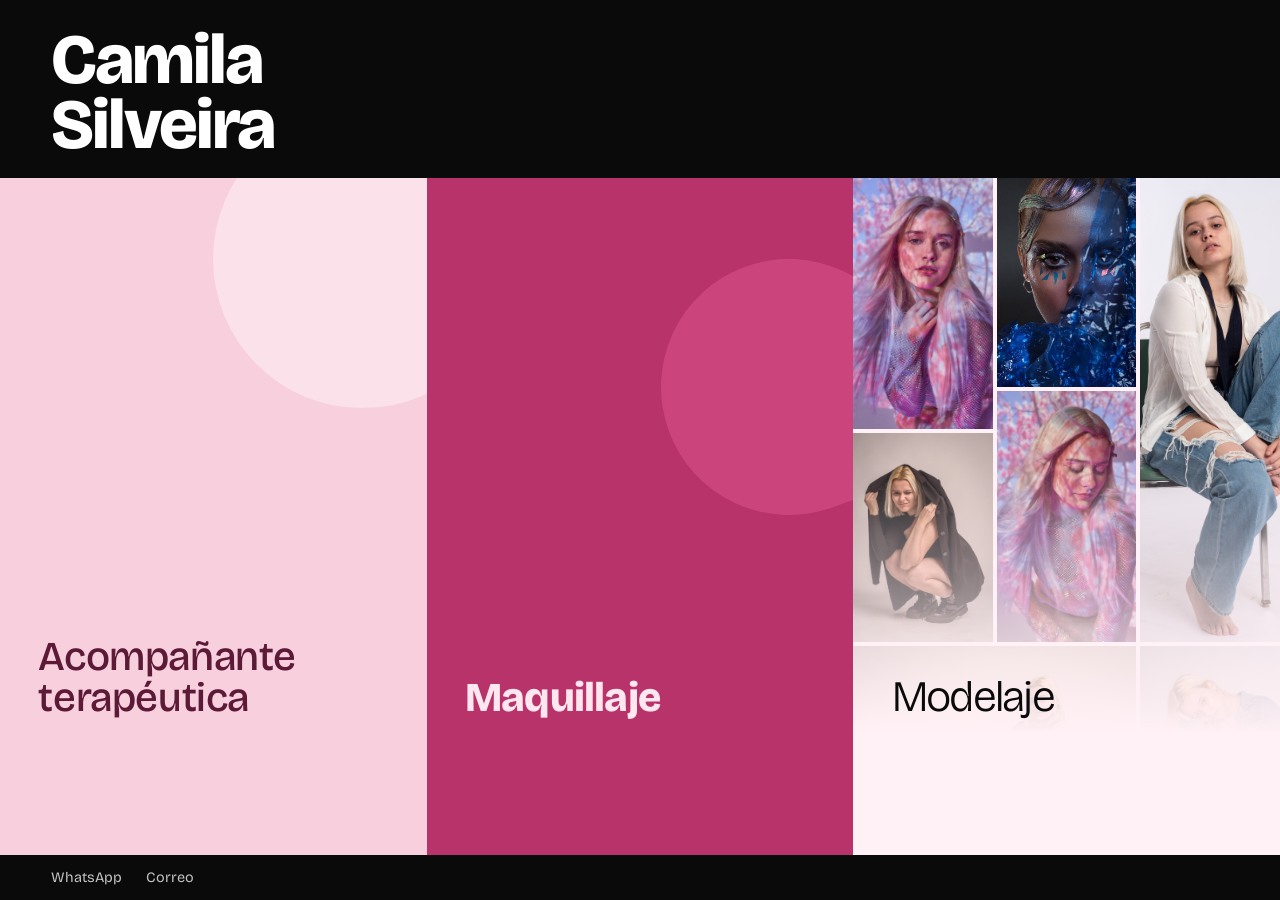
<file: index.html>
<!doctype html>
<html lang="es">
<head>
<meta charset="utf-8">
<meta name="viewport" content="width=device-width,initial-scale=1">
<title>Camila Silveira</title>
<meta name="description" content="Camila Silveira: acompañante terapéutica, maquilladora y modelo.">
<link rel="preconnect" href="https://fonts.googleapis.com">
<link rel="preconnect" href="https://fonts.gstatic.com" crossorigin>
<link href="https://fonts.googleapis.com/css2?family=Bricolage+Grotesque:opsz,wght@12..96,300;12..96,500;12..96,800&display=swap" rel="stylesheet">
<link rel="stylesheet" href="css/base.css">
<link rel="stylesheet" href="css/home.css">
</head>
<body>
<header class="brand">
  <h1>Camila<br>Silveira</h1>
</header>

<main class="doors">
  <a class="door door-at" href="acompanante.html">
    <span class="door-title">Acompañante<br>terapéutica</span>
    <span class="door-text">Compañía y apoyo cotidiano, con calma y respeto por tus tiempos.</span>
    <span class="door-go">Ver servicio</span>
  </a>
  <a class="door door-mk" href="maquillaje.html">
    <span class="door-title">Maquillaje</span>
    <span class="door-text">Social, novias, fiestas y producciones. Piel cuidada, color con intención.</span>
    <span class="door-go">Ver servicio</span>
  </a>
  <a class="door door-md" href="modelaje.html">
    <span class="collage" aria-hidden="true">
      <img class="ta" src="img/modelaje/08_92694e45c3197557ca3d83281ec5ad94.jpg" alt="" loading="lazy">
      <img class="tb" src="img/modelaje/10_45dd4b61622e87f3204dc0e97ff6542f.jpg" alt="" loading="lazy">
      <img class="tc" src="img/modelaje/16_cd06265e812bceb4cd2a8b3a6acb918b.jpg" alt="" loading="lazy">
      <img class="td" src="img/modelaje/09_654941c510d98fef599d998fb5e09b69.jpg" alt="" loading="lazy">
      <img class="te" src="img/modelaje/12_5bb8e48a507ca3d550221a74ba123f12.jpg" alt="" loading="lazy">
      <img class="tf" src="img/modelaje/14_d0b9ba54dd71ef19816c2e8c0c838d99.jpg" alt="" loading="lazy">
      <img class="tg" src="img/modelaje/17_e5ee68699199a71741dd245f07d1840b.jpg" alt="" loading="lazy">
    </span>
    <span class="door-title">Modelaje</span>
    <span class="door-text">Fotografía, desfiles y campañas. Book y medidas disponibles.</span>
    <span class="door-go">Ver servicio</span>
  </a>
</main>

<footer class="foot">
  <a href="https://wa.me/59892137355">WhatsApp</a>
  <a href="mailto:silveiratemy@gmail.com">Correo</a>
</footer>
</body>
</html>
</file>
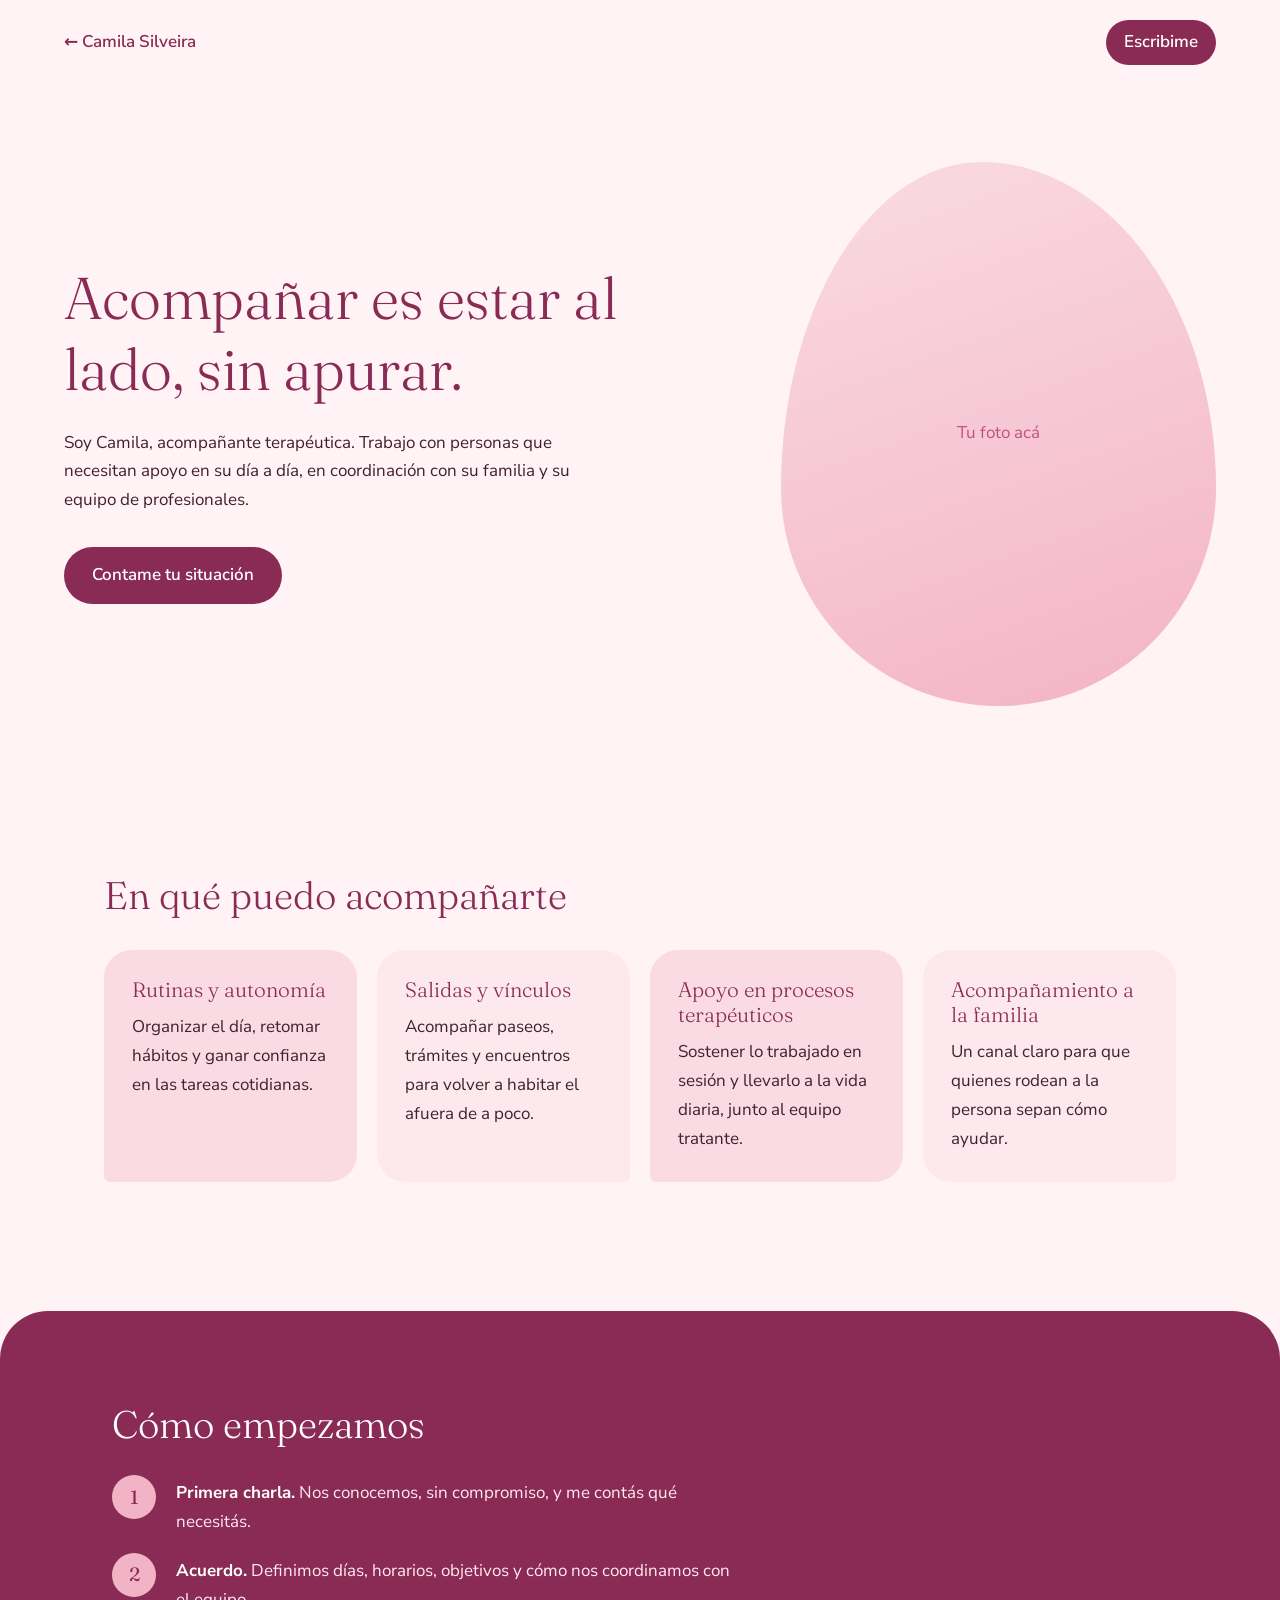
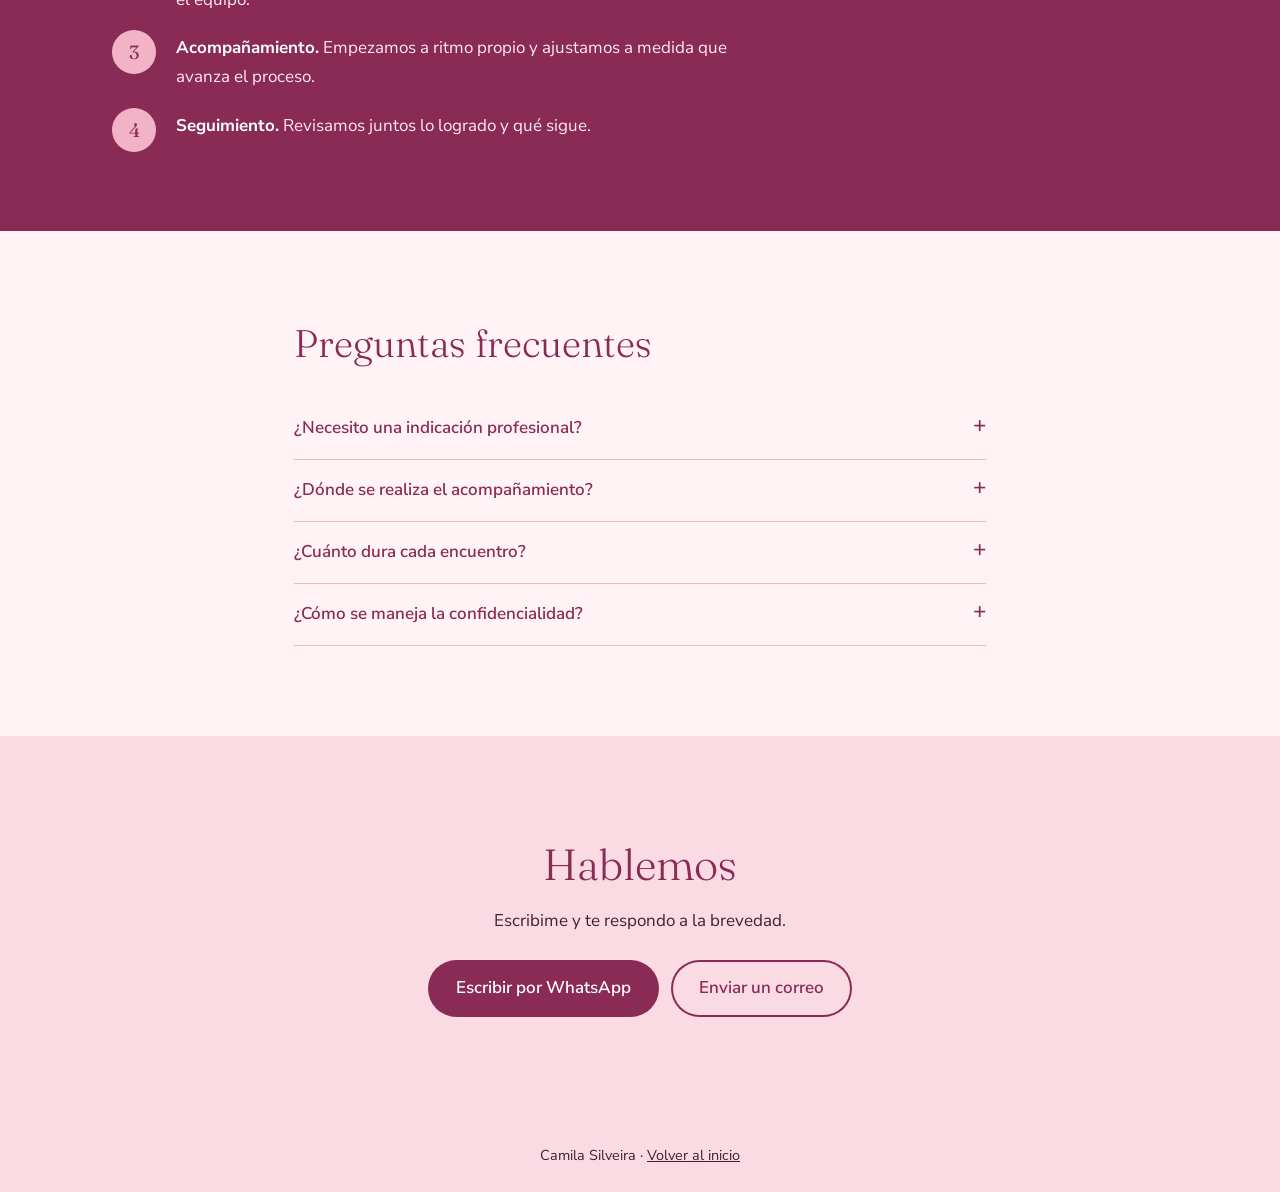
<file: acompanante.html>
<!doctype html>
<html lang="es">
<head>
<meta charset="utf-8">
<meta name="viewport" content="width=device-width,initial-scale=1">
<title>Acompañante terapéutica | Camila Silveira</title>
<meta name="description" content="Acompañamiento terapéutico con calma, escucha y trabajo en equipo con familia y profesionales.">
<link rel="preconnect" href="https://fonts.googleapis.com">
<link rel="preconnect" href="https://fonts.gstatic.com" crossorigin>
<link href="https://fonts.googleapis.com/css2?family=Fraunces:opsz,wght@9..144,300;9..144,500&family=Nunito+Sans:wght@400;600&display=swap" rel="stylesheet">
<link rel="stylesheet" href="css/base.css">
<link rel="stylesheet" href="css/acompanante.css">
</head>
<body>
<nav class="top"><a href="index.html">← Camila Silveira</a><a class="pill" href="#contacto">Escribime</a></nav>

<header class="hero">
  <div class="hero-text">
    <h1>Acompañar es estar al lado, sin apurar.</h1>
    <p>Soy Camila, acompañante terapéutica. Trabajo con personas que necesitan apoyo en su día a día, en coordinación con su familia y su equipo de profesionales.</p>
    <a class="btn" href="#contacto">Contame tu situación</a>
  </div>
  <div class="hero-shape" role="img" aria-label="Espacio para foto de Camila">
    <span>Tu foto acá</span>
  </div>
</header>

<section class="block">
  <h2>En qué puedo acompañarte</h2>
  <ul class="cards">
    <li><h3>Rutinas y autonomía</h3><p>Organizar el día, retomar hábitos y ganar confianza en las tareas cotidianas.</p></li>
    <li><h3>Salidas y vínculos</h3><p>Acompañar paseos, trámites y encuentros para volver a habitar el afuera de a poco.</p></li>
    <li><h3>Apoyo en procesos terapéuticos</h3><p>Sostener lo trabajado en sesión y llevarlo a la vida diaria, junto al equipo tratante.</p></li>
    <li><h3>Acompañamiento a la familia</h3><p>Un canal claro para que quienes rodean a la persona sepan cómo ayudar.</p></li>
  </ul>
</section>

<section class="block steps-block">
  <h2>Cómo empezamos</h2>
  <ol class="steps">
    <li><strong>Primera charla.</strong> Nos conocemos, sin compromiso, y me contás qué necesitás.</li>
    <li><strong>Acuerdo.</strong> Definimos días, horarios, objetivos y cómo nos coordinamos con el equipo.</li>
    <li><strong>Acompañamiento.</strong> Empezamos a ritmo propio y ajustamos a medida que avanza el proceso.</li>
    <li><strong>Seguimiento.</strong> Revisamos juntos lo logrado y qué sigue.</li>
  </ol>
</section>

<section class="block faq">
  <h2>Preguntas frecuentes</h2>
  <details><summary>¿Necesito una indicación profesional?</summary><p>Lo ideal es trabajar con la recomendación de un profesional tratante. Si todavía no lo tenés, lo charlamos.</p></details>
  <details><summary>¿Dónde se realiza el acompañamiento?</summary><p>En el domicilio, en la calle o donde se acuerde según los objetivos.</p></details>
  <details><summary>¿Cuánto dura cada encuentro?</summary><p>Se define juntos. Hay encuentros de pocas horas o jornadas más largas.</p></details>
  <details><summary>¿Cómo se maneja la confidencialidad?</summary><p>Todo lo que compartimos es confidencial y solo se comunica con las personas que acordemos.</p></details>
</section>

<section class="contact" id="contacto">
  <h2>Hablemos</h2>
  <p>Escribime y te respondo a la brevedad.</p>
  <div class="contact-links">
    <a class="btn" href="https://wa.me/59892137355">Escribir por WhatsApp</a>
    <a class="btn ghost" href="mailto:silveiratemy@gmail.com">Enviar un correo</a>
  </div>
</section>

<footer class="foot">Camila Silveira · <a href="index.html">Volver al inicio</a></footer>
</body>
</html>
</file>
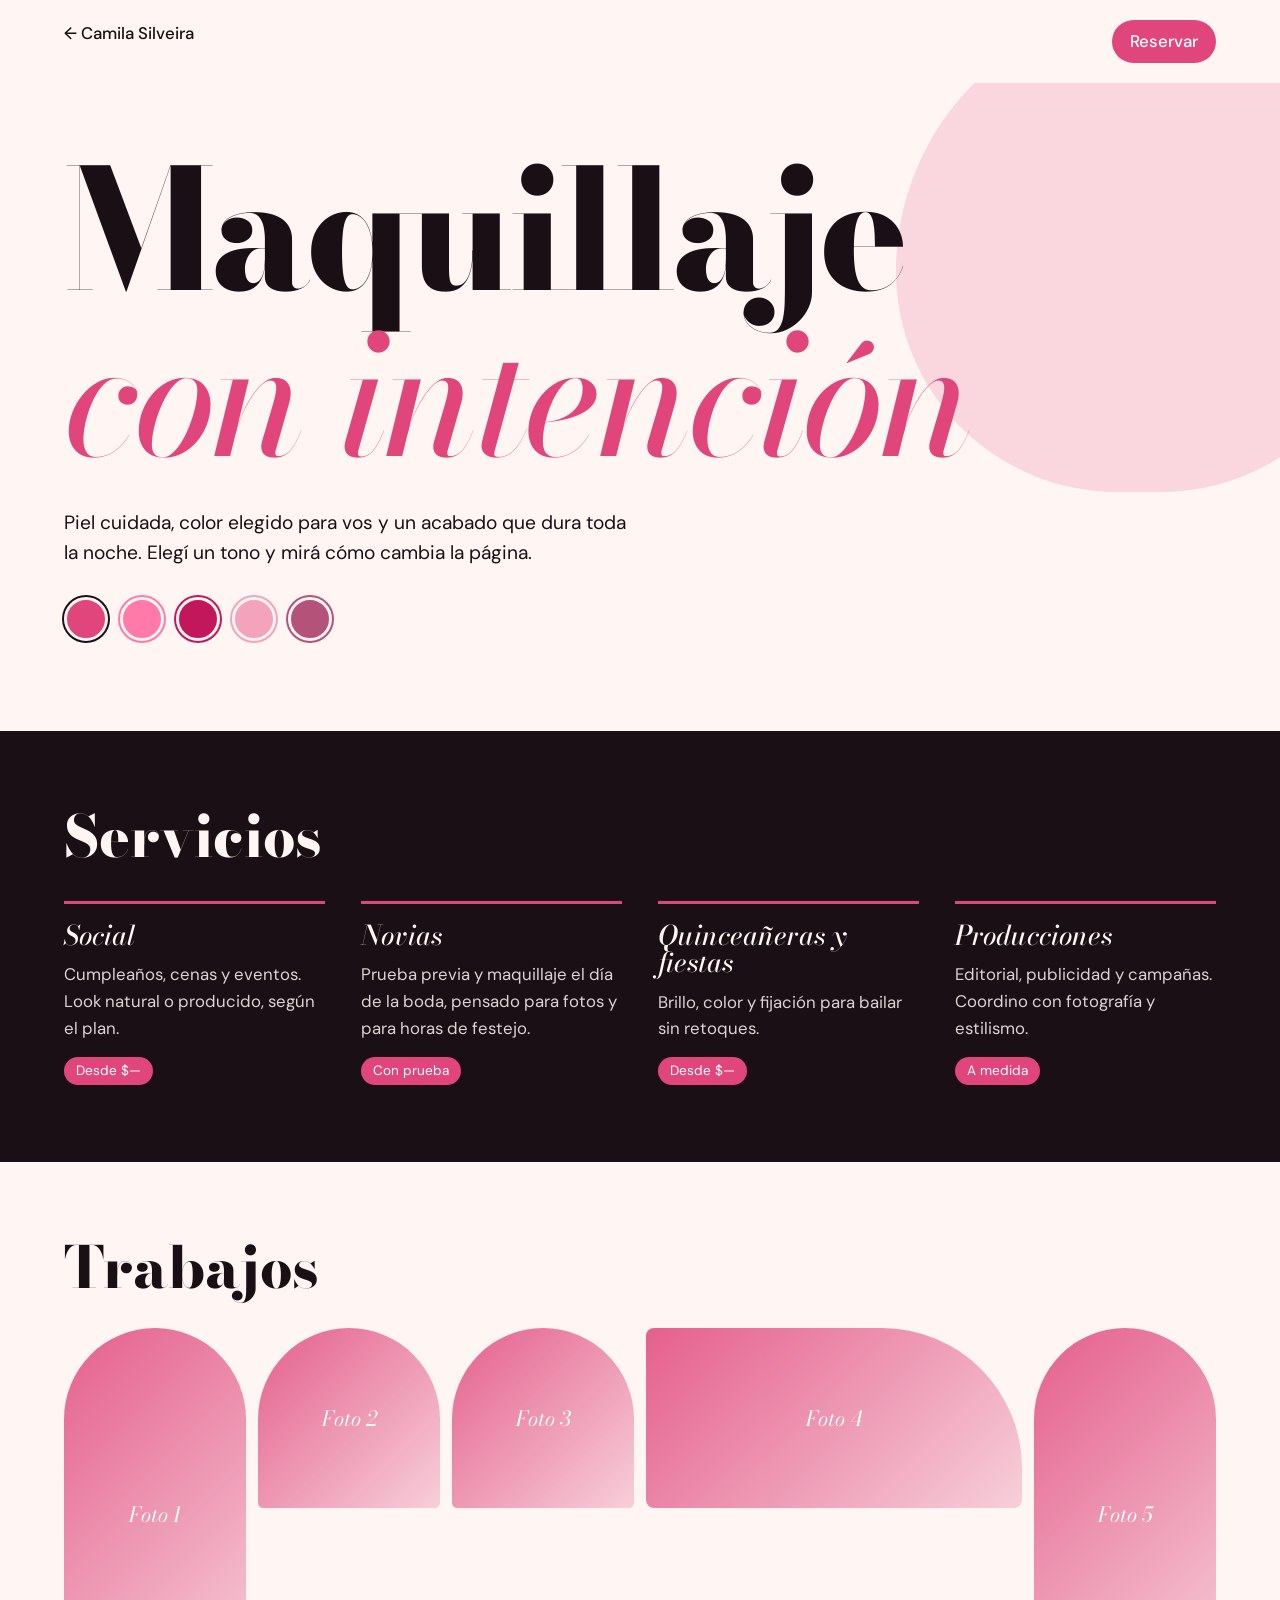
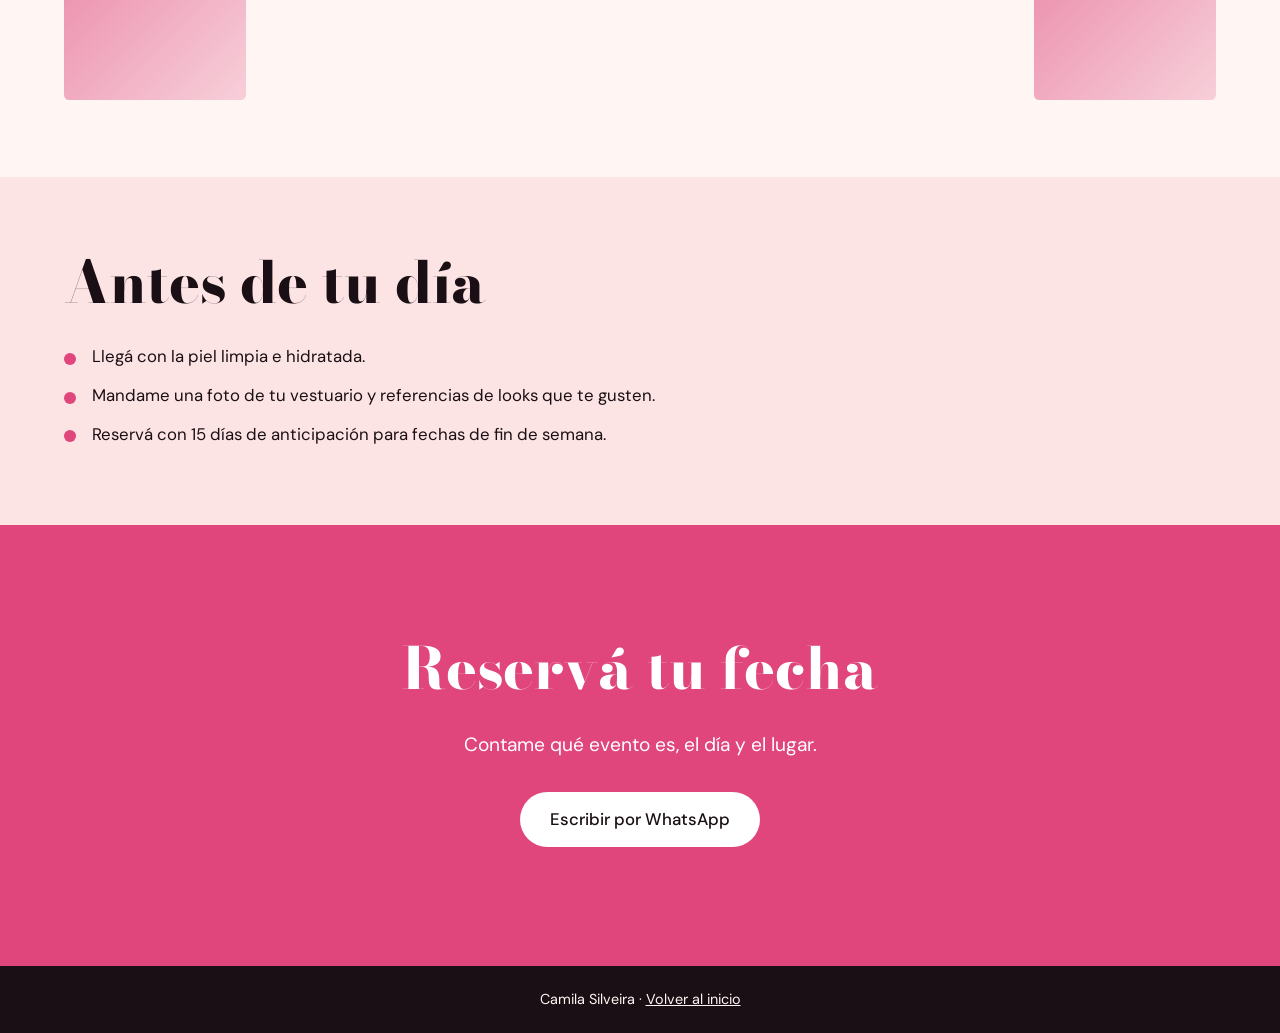
<file: maquillaje.html>
<!doctype html>
<html lang="es">
<head>
<meta charset="utf-8">
<meta name="viewport" content="width=device-width,initial-scale=1">
<title>Maquillaje | Camila Silveira</title>
<meta name="description" content="Maquillaje social, para novias, fiestas y producciones de foto.">
<link rel="preconnect" href="https://fonts.googleapis.com">
<link rel="preconnect" href="https://fonts.gstatic.com" crossorigin>
<link href="https://fonts.googleapis.com/css2?family=Bodoni+Moda:ital,opsz,wght@0,6..96,500;0,6..96,800;1,6..96,500&family=DM+Sans:wght@400;500&display=swap" rel="stylesheet">
<link rel="stylesheet" href="css/base.css">
<link rel="stylesheet" href="css/maquillaje.css">
</head>
<body>
<nav class="top"><a href="index.html">← Camila Silveira</a><a href="#reservar">Reservar</a></nav>

<header class="hero">
  <h1>Maquillaje<br><em>con intención</em></h1>
  <p class="lead">Piel cuidada, color elegido para vos y un acabado que dura toda la noche. Elegí un tono y mirá cómo cambia la página.</p>
  <div class="swatches" role="group" aria-label="Elegí un color">
    <button style="--c:#e0457b" aria-label="Fucsia" aria-pressed="true"></button>
    <button style="--c:#ff7aa8" aria-label="Rosa claro"></button>
    <button style="--c:#c2185b" aria-label="Frambuesa"></button>
    <button style="--c:#f4a3bd" aria-label="Rosa pastel"></button>
    <button style="--c:#b5527a" aria-label="Malva"></button>
  </div>
</header>

<section class="services">
  <h2>Servicios</h2>
  <article><h3>Social</h3><p>Cumpleaños, cenas y eventos. Look natural o producido, según el plan.</p><span class="tag">Desde $—</span></article>
  <article><h3>Novias</h3><p>Prueba previa y maquillaje el día de la boda, pensado para fotos y para horas de festejo.</p><span class="tag">Con prueba</span></article>
  <article><h3>Quinceañeras y fiestas</h3><p>Brillo, color y fijación para bailar sin retoques.</p><span class="tag">Desde $—</span></article>
  <article><h3>Producciones</h3><p>Editorial, publicidad y campañas. Coordino con fotografía y estilismo.</p><span class="tag">A medida</span></article>
</section>

<section class="gallery">
  <h2>Trabajos</h2>
  <div class="grid">
    <div class="ph tall">Foto 1</div><div class="ph">Foto 2</div><div class="ph">Foto 3</div>
    <div class="ph wide">Foto 4</div><div class="ph tall">Foto 5</div>
  </div>
</section>

<section class="how">
  <h2>Antes de tu día</h2>
  <ul>
    <li>Llegá con la piel limpia e hidratada.</li>
    <li>Mandame una foto de tu vestuario y referencias de looks que te gusten.</li>
    <li>Reservá con 15 días de anticipación para fechas de fin de semana.</li>
  </ul>
</section>

<section class="book" id="reservar">
  <h2>Reservá tu fecha</h2>
  <p>Contame qué evento es, el día y el lugar.</p>
  <a class="btn" href="https://wa.me/59892137355">Escribir por WhatsApp</a>
</section>
<footer class="foot">Camila Silveira · <a href="index.html">Volver al inicio</a></footer>
<script src="js/maquillaje.js"></script>
</body>
</html>
</file>
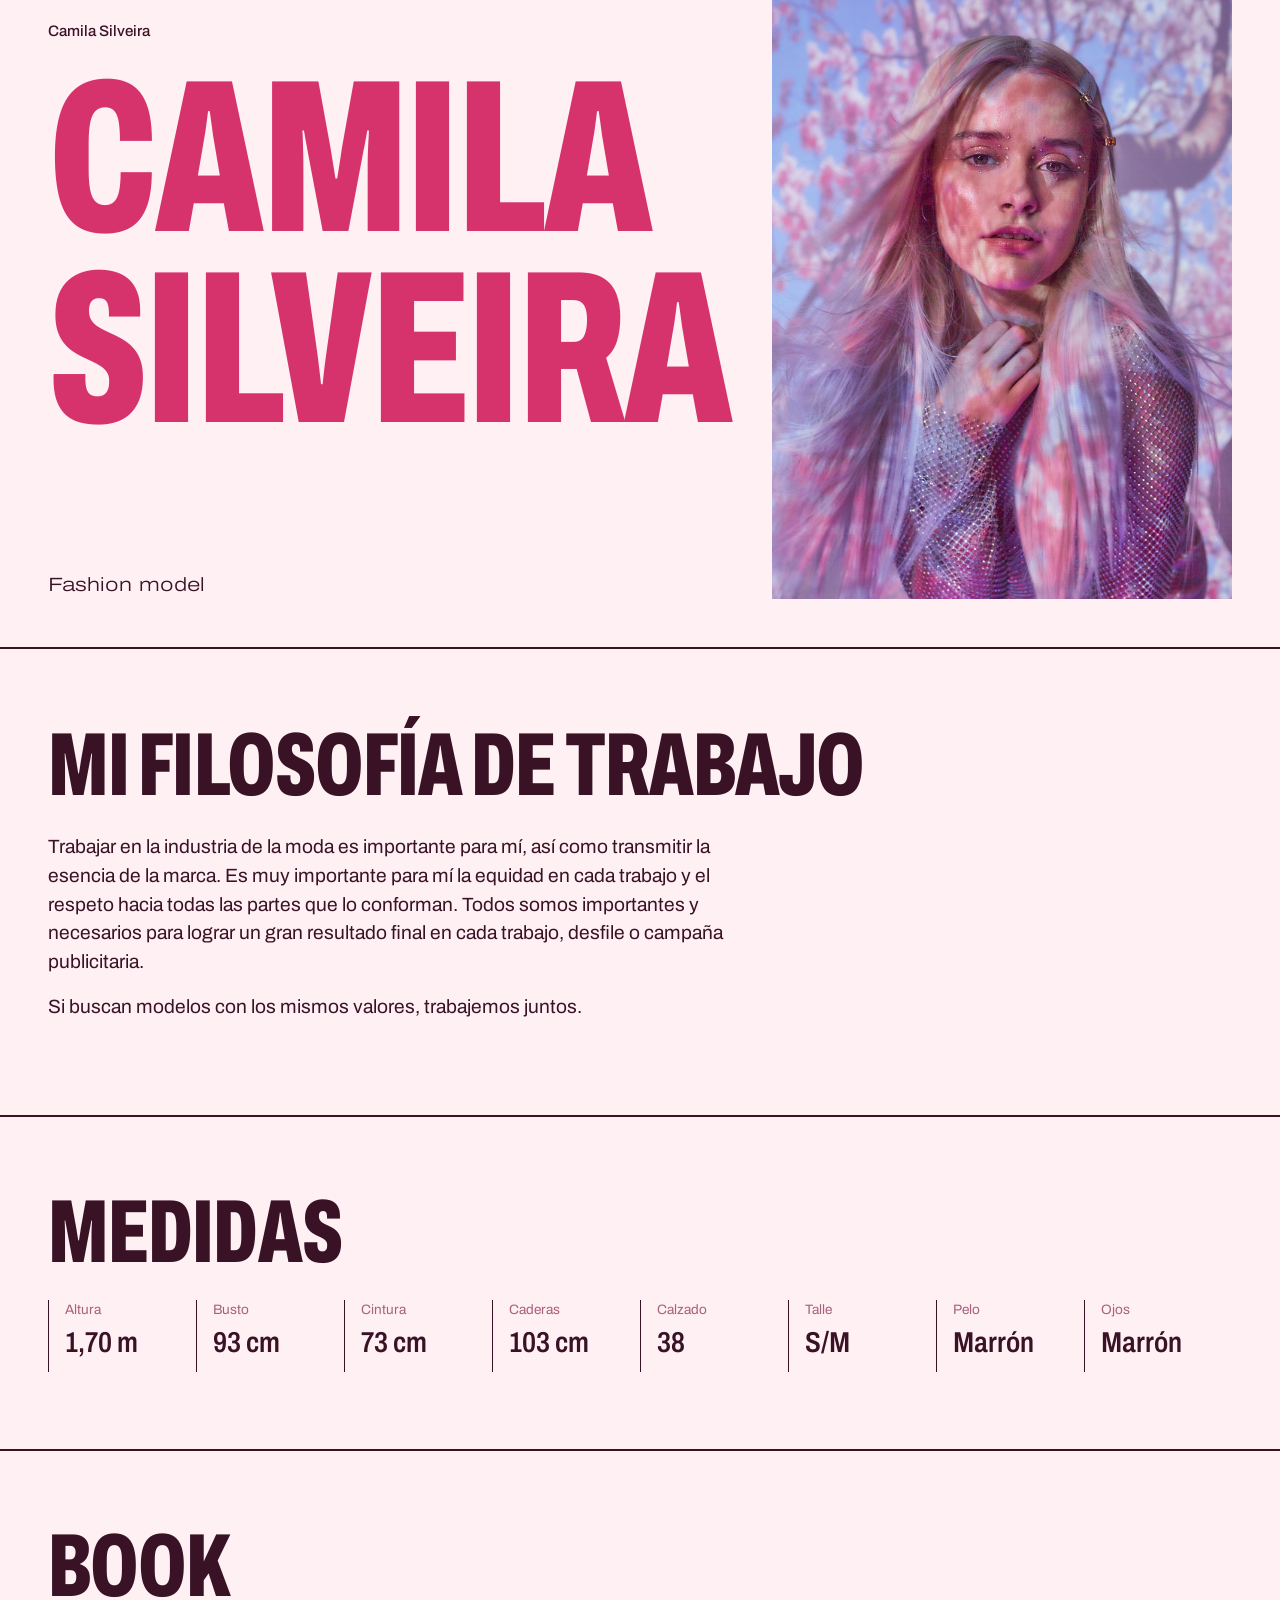
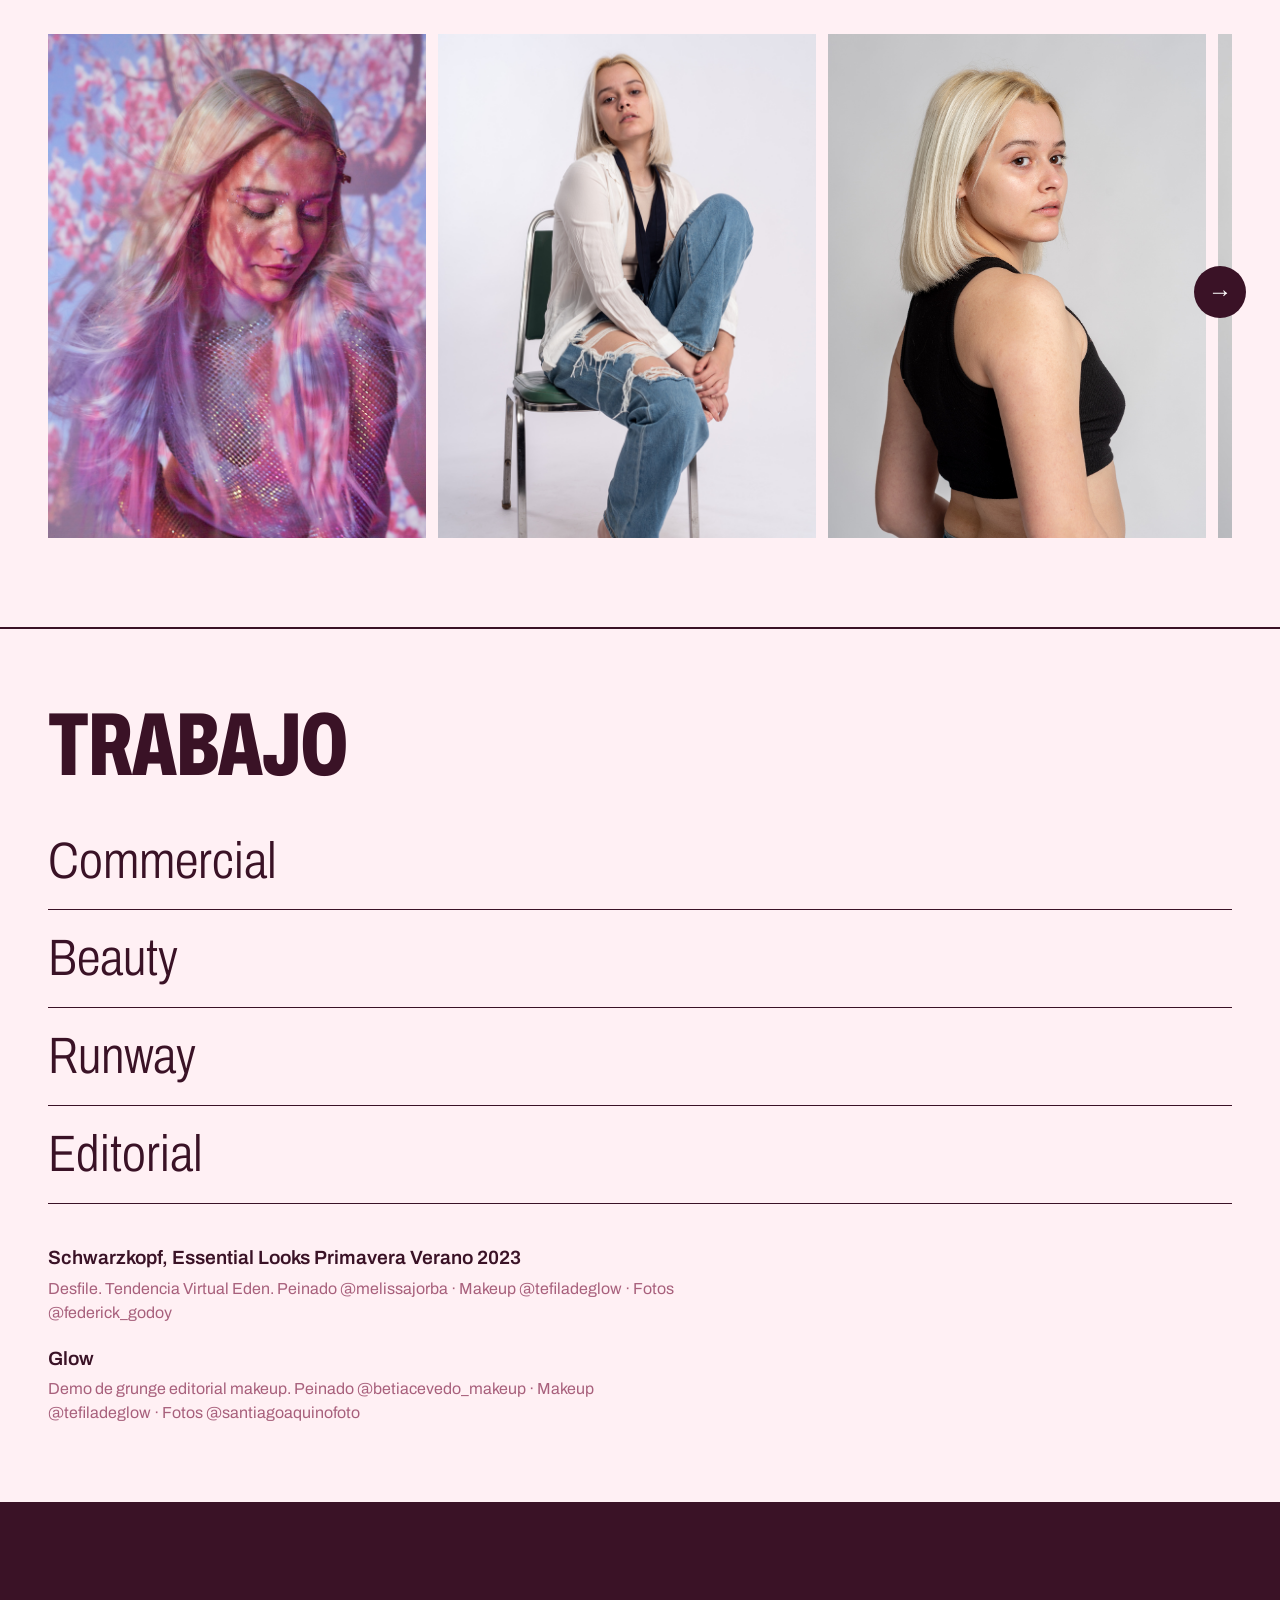
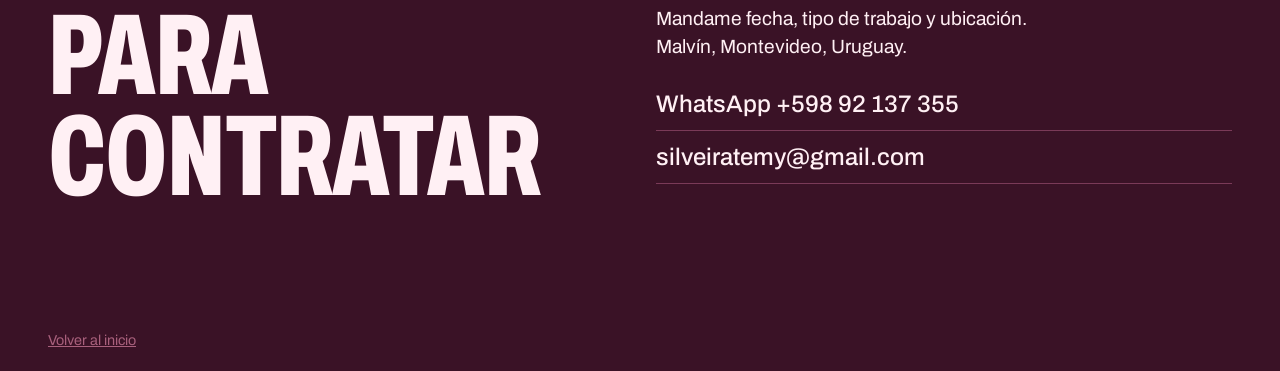
<file: modelaje.html>
<!doctype html>
<html lang="es">
<head>
<meta charset="utf-8">
<meta name="viewport" content="width=device-width,initial-scale=1">
<title>Modelaje | Camila Silveira</title>
<meta name="description" content="Book, medidas y contacto para trabajos de modelaje: fotografía, desfiles y campañas.">
<link rel="preconnect" href="https://fonts.googleapis.com">
<link rel="preconnect" href="https://fonts.gstatic.com" crossorigin>
<link href="https://fonts.googleapis.com/css2?family=Archivo:wdth,wght@62..125,300..900&display=swap" rel="stylesheet">
<link rel="stylesheet" href="css/base.css">
<link rel="stylesheet" href="css/modelaje.css?v=4">
</head>
<body>
<nav class="top"><a href="index.html">Camila Silveira</a><a href="#contacto">Contacto</a></nav>

<header class="hero">
  <h1>Camila<br>Silveira</h1>
  <img class="hero-img zoom" src="img/modelaje/08_92694e45c3197557ca3d83281ec5ad94.jpg" alt="Camila Silveira, retrato">
  <p class="role">Fashion model</p>
</header>

<section class="philo">
  <h2>Mi filosofía de trabajo</h2>
  <p>Trabajar en la industria de la moda es importante para mí, así como transmitir la esencia de la marca. Es muy importante para mí la equidad en cada trabajo y el respeto hacia todas las partes que lo conforman. Todos somos importantes y necesarios para lograr un gran resultado final en cada trabajo, desfile o campaña publicitaria.</p>
  <p>Si buscan modelos con los mismos valores, trabajemos juntos.</p>
</section>

<section class="comp">
  <h2>Medidas</h2>
  <dl>
    <div><dt>Altura</dt><dd>1,70 m</dd></div>
    <div><dt>Busto</dt><dd>93 cm</dd></div>
    <div><dt>Cintura</dt><dd>73 cm</dd></div>
    <div><dt>Caderas</dt><dd>103 cm</dd></div>
    <div><dt>Calzado</dt><dd>38</dd></div>
    <div><dt>Talle</dt><dd>S/M</dd></div>
    <div><dt>Pelo</dt><dd>Marrón</dd></div>
    <div><dt>Ojos</dt><dd>Marrón</dd></div>
  </dl>
</section>

<section class="book">
  <h2>Book</h2>
  <div class="carousel">
  <button class="nav prev" type="button" aria-label="Foto anterior">&#8592;</button>
  <div class="strip" tabindex="0" aria-label="Fotos del book">
    <img class="ph zoom" src="img/modelaje/09_654941c510d98fef599d998fb5e09b69.jpg" alt="Camila Silveira, foto de book" loading="lazy">
    <img class="ph zoom" src="img/modelaje/16_cd06265e812bceb4cd2a8b3a6acb918b.jpg" alt="Camila Silveira, foto de book" loading="lazy">
    <img class="ph zoom" src="img/modelaje/01_23f358105d71a6b061f31b701c0ef0a9.jpg" alt="Camila Silveira, foto de book" loading="lazy">
    <img class="ph zoom" src="img/modelaje/02_a3c20604b8e70d1a198a2a344823a161.jpg" alt="Camila Silveira, foto de book" loading="lazy">
    <img class="ph zoom" src="img/modelaje/03_0984f95bdb1001ad0c6bf539f77210a3.jpg" alt="Camila Silveira, foto de book" loading="lazy">
    <img class="ph zoom" src="img/modelaje/04_049f2a3b195f7ca30b4034a40169c8ce.jpg" alt="Camila Silveira, foto de book" loading="lazy">
    <img class="ph zoom" src="img/modelaje/06_b038b2a731e9318aa7ffe86a6e444bcd.jpg" alt="Camila Silveira, foto de book" loading="lazy">
    <img class="ph zoom" src="img/modelaje/10_45dd4b61622e87f3204dc0e97ff6542f.jpg" alt="Camila Silveira, foto de book" loading="lazy">
    <img class="ph zoom" src="img/modelaje/11_06552ebde230a95033d07db4dce4c81f.jpg" alt="Camila Silveira, foto de book" loading="lazy">
    <img class="ph zoom" src="img/modelaje/12_5bb8e48a507ca3d550221a74ba123f12.jpg" alt="Camila Silveira, foto de book" loading="lazy">
    <img class="ph zoom" src="img/modelaje/13_2493439fec8a34bf110af3dcd9e9bbde.jpg" alt="Camila Silveira, foto de book" loading="lazy">
    <img class="ph zoom" src="img/modelaje/14_d0b9ba54dd71ef19816c2e8c0c838d99.jpg" alt="Camila Silveira, foto de book" loading="lazy">
    <img class="ph zoom" src="img/modelaje/15_9168a05e510790521fb6fb3fc5924b80.jpg" alt="Camila Silveira, foto de book" loading="lazy">
    <img class="ph zoom" src="img/modelaje/17_e5ee68699199a71741dd245f07d1840b.jpg" alt="Camila Silveira, foto de book" loading="lazy">
  </div>
  <button class="nav next" type="button" aria-label="Foto siguiente">&#8594;</button>
</div>
</section>

<section class="work">
  <h2>Trabajo</h2>
  <ul>
    <li>Commercial</li>
    <li>Beauty</li>
    <li>Runway</li>
    <li>Editorial</li>
  </ul>
  <div class="credits">
    <h3>Schwarzkopf, Essential Looks Primavera Verano 2023</h3>
    <p>Desfile. Tendencia Virtual Eden. Peinado @melissajorba · Makeup @tefiladeglow · Fotos @federick_godoy</p>
    <h3>Glow</h3>
    <p>Demo de grunge editorial makeup. Peinado @betiacevedo_makeup · Makeup @tefiladeglow · Fotos @santiagoaquinofoto</p>
  </div>
</section>

<section class="contact" id="contacto">
  <h2>Para<br>contratar</h2>
  <div>
    <p>Mandame fecha, tipo de trabajo y ubicación.<br>Malvín, Montevideo, Uruguay.</p>
    <a href="https://wa.me/59892137355">WhatsApp +598 92 137 355</a>
    <a href="mailto:silveiratemy@gmail.com">silveiratemy@gmail.com</a>
  </div>
</section>
<footer class="foot"><a href="index.html">Volver al inicio</a></footer>
<div class="lb" id="lb" hidden role="dialog" aria-modal="true" aria-label="Foto ampliada">
  <button class="lb-close" type="button" aria-label="Cerrar">&times;</button>
  <button class="nav lb-prev" type="button" aria-label="Foto anterior">&#8592;</button>
  <img alt="">
  <button class="nav lb-next" type="button" aria-label="Foto siguiente">&#8594;</button>
</div>
<script src="js/modelaje.js?v=5"></script>
</body>
</html>
</file>
<file: css/base.css>
*,*::before,*::after{box-sizing:border-box}
html{-webkit-text-size-adjust:100%;scroll-behavior:smooth}
body{margin:0;min-height:100vh}
img{max-width:100%;display:block}
a{color:inherit}
:focus-visible{outline:3px solid currentColor;outline-offset:3px}
.sr{position:absolute;width:1px;height:1px;overflow:hidden;clip:rect(0 0 0 0)}
@media (prefers-reduced-motion:reduce){
  *,*::before,*::after{animation:none!important;transition:none!important;scroll-behavior:auto!important}
}
</file>
<file: css/home.css>
body{font-family:'Bricolage Grotesque',system-ui,sans-serif;background:#0a0a0a;color:#fff;display:flex;flex-direction:column;height:100vh;height:100dvh}
.brand{padding:28px clamp(20px,4vw,56px) 20px;display:flex;justify-content:space-between;align-items:flex-end;gap:24px;flex-wrap:wrap}
.brand h1{margin:0;font-weight:800;font-size:clamp(2.2rem,5.5vw,4.6rem);line-height:.92;letter-spacing:-.03em}

.doors{flex:1;display:flex;min-height:0}
.door{flex:1;display:flex;flex-direction:column;justify-content:flex-end;gap:14px;padding:clamp(20px,3vw,44px);text-decoration:none;position:relative;overflow:hidden;transition:flex-grow .6s cubic-bezier(.2,.8,.2,1)}
.door-title{font-weight:800;font-size:clamp(1.7rem,3.2vw,3.2rem);line-height:1;letter-spacing:-.02em}
.door-text{max-width:30ch;font-size:1rem;line-height:1.45;font-weight:300;opacity:0;transform:translateY(8px);transition:opacity .4s .1s,transform .4s .1s}
.door-go{font-weight:500;border-bottom:2px solid currentColor;align-self:flex-start;padding-bottom:2px;opacity:0;transition:opacity .4s .15s}
.doors:hover .door,.doors:focus-within .door{flex-grow:.8}
.door:hover,.door:focus-visible{flex-grow:2.4!important}
.door:hover .door-text,.door:hover .door-go,.door:focus-visible .door-text,.door:focus-visible .door-go{opacity:1;transform:none}

/* cada puerta anticipa el diseño de su página */
.door-at{background:#f7cfdd;color:#5c1a37}
.door-at .door-title{font-weight:500;letter-spacing:-.01em}
.door-at::before{content:"";position:absolute;right:-20%;top:-10%;width:70%;aspect-ratio:1;border-radius:50%;background:#fde6ed;opacity:.8}
.door-mk{background:#b8336a;color:#ffe6ef}
.door-mk::before{content:"";position:absolute;right:-15%;top:12%;width:60%;aspect-ratio:1;border-radius:50% 50% 0 50%;background:#e0568d;opacity:.5;transform:rotate(-20deg)}
.door-md{background:#fff1f5;color:#0a0a0a}
.door-md .door-title{text-transform:none;font-weight:300;font-size:clamp(1.7rem,3.4vw,3.4rem);letter-spacing:-.04em}
.door>*{position:relative}

.foot{display:flex;gap:24px;padding:14px clamp(20px,4vw,56px);font-size:.9rem}
.foot a{text-decoration:none;opacity:.75}
.foot a:hover{opacity:1;text-decoration:underline}

@media (max-width:760px){
  body{height:auto;min-height:100vh}
  .doors{flex-direction:column}
  .door{min-height:220px;flex:none}
  .door-text,.door-go{opacity:1;transform:none}
  .doors:hover .door,.door:hover{flex-grow:0!important}
}
@media (hover:none){.door-text,.door-go{opacity:1;transform:none}}

/* collage de fotos en el panel de modelaje */
.door>.collage{position:absolute;inset:0;display:grid;grid-template-columns:repeat(3,1fr);grid-template-rows:repeat(4,1fr);gap:4px;background:#fff1f5}
.collage img{width:100%;height:100%;object-fit:cover;object-position:center 20%;display:block;transition:transform .6s}
.door-md:hover .collage img{transform:scale(1.04)}
.collage .ta{grid-column:1;grid-row:1/3}
.collage .tb{grid-column:2;grid-row:1}
.collage .tc{grid-column:3;grid-row:1/4}
.collage .td{grid-column:2;grid-row:2/4}
.collage .te{grid-column:1;grid-row:3}
.collage .tf{grid-column:1/3;grid-row:4}
.collage .tg{grid-column:3;grid-row:4}
.door-md::after{content:"";position:absolute;inset:0;background:linear-gradient(to top,#fff1f5 18%,rgba(255,241,245,.55) 38%,transparent 62%)}
.door-md>.door-title,.door-md>.door-text,.door-md>.door-go{z-index:2}
@media (max-width:760px){.door-md{min-height:380px}}
</file>
<file: css/acompanante.css>
:root{--bg:#fff3f6;--soft:#fadbe4;--deep:#8a2b55;--mid:#c2517c;--ink:#40222f}
body{background:var(--bg);color:var(--ink);font-family:'Nunito Sans',system-ui,sans-serif;font-size:1.0625rem;line-height:1.7}
h1,h2,h3{font-family:'Fraunces',Georgia,serif;font-weight:300;color:var(--deep);line-height:1.2;margin:0}
.top{display:flex;justify-content:space-between;align-items:center;padding:20px clamp(20px,5vw,72px)}
.top a{text-decoration:none;color:var(--deep);font-weight:600}
.pill{background:var(--deep);color:#fff!important;padding:8px 18px;border-radius:99px}

.hero{display:grid;grid-template-columns:1.2fr .8fr;gap:clamp(24px,5vw,80px);align-items:center;padding:clamp(24px,6vw,80px) clamp(20px,5vw,72px)}
.hero h1{font-size:clamp(2.2rem,4.6vw,4rem);margin-bottom:24px}
.hero p{max-width:52ch;margin:0 0 32px}
.hero-shape{aspect-ratio:4/5;background:linear-gradient(160deg,var(--soft),#f3b3c7);border-radius:46% 54% 50% 50%/60% 60% 40% 40%;display:grid;place-items:center;color:var(--mid);animation:breathe 9s ease-in-out infinite}
@keyframes breathe{50%{border-radius:54% 46% 44% 56%/52% 48% 52% 48%;transform:scale(1.02)}}

.btn{display:inline-block;background:var(--deep);color:#fff;text-decoration:none;padding:14px 28px;border-radius:99px;font-weight:600;transition:background .3s}
.btn:hover{background:var(--mid)}
.btn.ghost{background:transparent;color:var(--deep);box-shadow:inset 0 0 0 2px var(--deep)}
.btn.ghost:hover{background:var(--soft)}

.block{padding:clamp(40px,7vw,96px) clamp(20px,5vw,72px);max-width:1200px;margin:0 auto}
.block h2{font-size:clamp(1.7rem,3vw,2.5rem);margin-bottom:32px}
.cards{list-style:none;margin:0;padding:0;display:grid;grid-template-columns:repeat(auto-fit,minmax(240px,1fr));gap:20px}
.cards li{background:var(--soft);padding:28px;border-radius:28px 28px 28px 6px}
.cards li:nth-child(even){background:#fde8ee;border-radius:28px 28px 6px 28px}
.cards h3{font-size:1.3rem;margin-bottom:10px}
.cards p{margin:0}

.steps-block{background:var(--deep);color:#ffe9f0;max-width:none;border-radius:48px 48px 0 0;margin-top:40px}
.steps-block>*{max-width:1056px;margin-left:auto;margin-right:auto}
.steps-block h2{color:#fff}
.steps{padding:0;margin:0 auto;list-style:none;counter-reset:s;display:grid;gap:20px}
.steps li{counter-increment:s;padding-left:64px;position:relative;max-width:62ch}
.steps li::before{content:counter(s);position:absolute;left:0;top:-4px;width:44px;height:44px;border-radius:50%;background:#f3b3c7;color:var(--deep);display:grid;place-items:center;font-family:'Fraunces',serif;font-size:1.2rem}
.steps strong{color:#fff}

.faq{max-width:820px}
details{border-bottom:1px solid #f3b3c7;padding:16px 0}
summary{cursor:pointer;font-weight:600;color:var(--deep);list-style:none;display:flex;justify-content:space-between;gap:16px}
summary::-webkit-details-marker{display:none}
summary::after{content:"+";font-size:1.4rem;line-height:1;transition:transform .3s}
details[open] summary::after{transform:rotate(45deg)}
details p{margin:10px 0 0}

.contact{text-align:center;padding:clamp(48px,8vw,110px) 20px;background:var(--soft)}
.contact h2{font-size:clamp(1.8rem,3.4vw,2.8rem);margin-bottom:12px}
.contact-links{display:flex;gap:12px;justify-content:center;flex-wrap:wrap;margin-top:24px}
.foot{text-align:center;padding:24px;font-size:.9rem;background:var(--soft)}

@media (max-width:760px){.hero{grid-template-columns:1fr}.hero-shape{max-width:320px;margin:0 auto;order:-1}}
</file>
<file: css/maquillaje.css>
:root{--accent:#e0457b;--ink:#1a0f14;--paper:#fff6f4}
body{background:var(--paper);color:var(--ink);font-family:'DM Sans',system-ui,sans-serif;font-size:1.05rem;line-height:1.6;transition:background .5s}
h1,h2,h3{font-family:'Bodoni Moda',serif;margin:0;line-height:1}
.top{display:flex;justify-content:space-between;padding:20px clamp(20px,5vw,72px);font-weight:500}
.top a{text-decoration:none}
.top a:last-child{background:var(--accent);color:#fff;padding:8px 18px;border-radius:99px;transition:background .5s}

.hero{padding:clamp(24px,5vw,64px) clamp(20px,5vw,72px) clamp(40px,7vw,96px);position:relative;overflow:hidden}
.hero h1{font-weight:800;font-size:clamp(3.4rem,13vw,11rem);letter-spacing:-.03em;position:relative;z-index:1}
.hero h1 em{font-weight:500;color:var(--accent);transition:color .5s}
.hero::after{content:"";position:absolute;right:-8vw;top:-6vw;width:38vw;aspect-ratio:1;background:var(--accent);opacity:.18;border-radius:60% 40% 50% 50%;transition:background .5s}
.lead{max-width:44ch;margin:28px 0;font-size:1.2rem;position:relative;z-index:1}
.swatches{display:flex;gap:12px;position:relative;z-index:1}
.swatches button{width:44px;height:44px;border-radius:50%;background:var(--c);border:3px solid var(--paper);box-shadow:0 0 0 2px var(--c);cursor:pointer;transition:transform .2s}
.swatches button:hover{transform:scale(1.12)}
.swatches button[aria-pressed="true"]{box-shadow:0 0 0 2px var(--ink);}

.services,.gallery,.how{padding:clamp(40px,6vw,88px) clamp(20px,5vw,72px)}
h2{font-size:clamp(2rem,4.5vw,3.6rem);font-weight:800;margin-bottom:32px}
.services{background:var(--ink);color:var(--paper);display:grid;grid-template-columns:repeat(auto-fit,minmax(230px,1fr));gap:36px}
.services h2{grid-column:1/-1;margin-bottom:0}
.services article{border-top:3px solid var(--accent);padding-top:18px;transition:border-color .5s}
.services h3{font-size:1.7rem;font-weight:500;font-style:italic;margin-bottom:12px}
.services p{margin:0 0 14px;opacity:.85}
.tag{display:inline-block;background:var(--accent);color:#fff;padding:3px 12px;border-radius:99px;font-size:.85rem;transition:background .5s}

.grid{display:grid;grid-template-columns:repeat(auto-fit,minmax(180px,1fr));grid-auto-rows:180px;gap:12px}
.ph{background:linear-gradient(135deg,var(--accent),#f6c9d5);opacity:.85;display:grid;place-items:center;color:#fff;font-family:'Bodoni Moda',serif;font-style:italic;font-size:1.3rem;border-radius:140px 140px 8px 8px;transition:background .5s}
.ph.tall{grid-row:span 2}.ph.wide{grid-column:span 2;border-radius:8px 140px 8px 8px}

.how{background:#fde4e4}
.how ul{margin:0;padding:0;list-style:none;display:grid;gap:12px;max-width:60ch}
.how li{padding-left:28px;position:relative}
.how li::before{content:"";position:absolute;left:0;top:.55em;width:12px;height:12px;border-radius:50%;background:var(--accent);transition:background .5s}

.book{text-align:center;padding:clamp(56px,9vw,120px) 20px;background:var(--accent);color:#fff;transition:background .5s}
.book p{margin:0 0 28px;font-size:1.2rem}
.btn{display:inline-block;background:#fff;color:var(--ink);padding:14px 30px;border-radius:99px;font-weight:500;text-decoration:none;margin:4px}
.btn.alt{background:transparent;color:#fff;box-shadow:inset 0 0 0 2px #fff}
.foot{text-align:center;padding:22px;font-size:.9rem;background:var(--ink);color:var(--paper)}
</file>
<file: css/modelaje.css>
:root{--ink:#3a1226;--paper:#fff0f4;--grey:#a8607c}
body{background:var(--paper);color:var(--ink);font-family:'Archivo',system-ui,sans-serif;font-stretch:100%;line-height:1.5}
h1,h2{margin:0;font-weight:800;font-stretch:62%;text-transform:uppercase;line-height:.88;letter-spacing:-.01em}
.top{display:flex;justify-content:space-between;padding:20px clamp(20px,4vw,48px);font-weight:500;font-size:.95rem}
.top a{text-decoration:none}.top a:hover{text-decoration:underline}

.hero{display:grid;grid-template-columns:1fr 1fr;grid-template-rows:auto auto;gap:0 32px;padding:0 clamp(20px,4vw,48px) 48px;position:relative}
.hero h1{font-size:clamp(4.5rem,17vw,16rem);grid-column:1/3;grid-row:1;position:relative;z-index:2;color:#d6336c;animation:rise 1.1s cubic-bezier(.2,.8,.2,1) both}
@keyframes rise{from{transform:translateY(40px);opacity:0}}
.hero-img{grid-column:2;grid-row:1/3;margin-top:-6vw;aspect-ratio:3/4;background:linear-gradient(180deg,#f8c9d9,#c2517c);display:grid;place-items:center;color:#fff;font-weight:300}
.role{grid-column:1;grid-row:2;align-self:end;font-size:1.2rem;font-weight:300;margin:0;font-stretch:125%}

h2{font-size:clamp(2.6rem,7vw,6rem);margin-bottom:28px}
.comp,.book,.work{padding:clamp(40px,6vw,88px) clamp(20px,4vw,48px);border-top:2px solid var(--ink)}
dl{margin:0;display:grid;grid-template-columns:repeat(auto-fit,minmax(130px,1fr))}
dl div{border-left:1px solid var(--ink);padding:0 16px 8px}
dt{font-size:.85rem;color:var(--grey)}
dd{margin:0;font-size:1.8rem;font-weight:600;font-stretch:80%}

.strip{display:flex;gap:12px;overflow-x:auto;scroll-snap-type:x mandatory;padding-bottom:12px}
.ph{flex:0 0 clamp(200px,26vw,320px);aspect-ratio:3/4;background:#f6c6d6;display:grid;place-items:end start;padding:14px;scroll-snap-align:start;font-weight:500;transition:background .3s,color .3s}
.ph:hover{background:var(--ink);color:#fff}

.work ul{list-style:none;margin:0;padding:0}
.work li{font-size:clamp(1.6rem,4vw,3.4rem);font-weight:300;font-stretch:80%;padding:10px 0;border-bottom:1px solid var(--ink);transition:padding .3s}
.work li:hover{padding-left:24px;font-weight:700}

.contact{background:var(--ink);color:var(--paper);display:grid;grid-template-columns:1fr 1fr;gap:32px;padding:clamp(48px,8vw,112px) clamp(20px,4vw,48px)}
.contact h2{margin:0;font-size:clamp(3rem,9vw,8rem)}
.contact p{margin:0 0 16px;font-size:1.2rem}
.contact a{display:block;font-size:1.5rem;font-weight:500;text-decoration:none;padding:8px 0;border-bottom:1px solid #7a3a58}
.contact a:hover{padding-left:12px}
.foot{padding:20px clamp(20px,4vw,48px);background:var(--ink);color:var(--grey);font-size:.9rem}

@media (max-width:760px){
  .hero{grid-template-columns:1fr}.hero h1{grid-column:1}.hero-img{grid-column:1;grid-row:2;margin-top:12px}.role{grid-row:3;margin-top:12px}
  .contact{grid-template-columns:1fr}
}

.philo{padding:clamp(40px,6vw,88px) clamp(20px,4vw,48px);border-top:2px solid var(--ink)}
.philo p{max-width:62ch;font-size:1.2rem;margin:0 0 16px}
.credits{margin-top:40px;max-width:70ch}
.credits h3{margin:20px 0 4px;font-size:1.2rem;font-weight:600}
.credits p{margin:0;color:var(--grey)}

img.hero-img{object-fit:cover;width:100%;height:auto;background:none}
img.ph{object-fit:cover;display:block;padding:0}
img.ph:hover{opacity:.9}

/* tamaños de foto */
img.hero-img{width:100%;max-width:460px;justify-self:end;aspect-ratio:3/4;height:auto;max-height:78vh;object-fit:cover;object-position:center top}
.strip{align-items:flex-start}
img.ph{flex:0 0 auto;width:auto;height:clamp(300px,52vh,460px);aspect-ratio:3/4;object-fit:cover;object-position:center top}
@media (max-width:760px){
  img.hero-img{max-width:100%;justify-self:stretch;max-height:70vh}
  img.ph{height:clamp(260px,46vh,380px)}
}

/* carrusel con botones */
.carousel{position:relative}
.strip{scrollbar-width:none;overflow-x:auto;scroll-behavior:smooth}
.strip::-webkit-scrollbar{display:none}
img.ph{height:clamp(240px,56vh,520px);max-height:56vh}
img.hero-img{max-height:70vh}
.nav{position:absolute;top:50%;transform:translateY(-50%);z-index:3;width:52px;height:52px;border-radius:50%;border:0;background:var(--ink);color:#fff;font-size:1.5rem;cursor:pointer;display:grid;place-items:center;transition:background .2s}
.nav:hover{background:#d6336c}
.prev{left:-14px}.next{right:-14px}
@media (max-width:760px){.nav{width:42px;height:42px}.prev{left:4px}.next{right:4px}img.ph{max-height:50vh}}

/* flechas ocultas en los extremos y ampliación */
.nav[hidden]{display:none}
img.zoom{cursor:zoom-in}
.lb{position:fixed;inset:0;z-index:50;background:rgba(20,5,12,.92);display:grid;place-items:center;padding:24px}
.lb[hidden]{display:none}
.lb img{max-width:min(92vw,1100px);max-height:90vh;width:auto;height:auto;object-fit:contain;display:block}
.lb .nav{position:fixed}
.lb-prev{left:16px}.lb-next{right:16px}
.lb-close{position:fixed;top:14px;right:16px;width:46px;height:46px;border-radius:50%;border:0;background:#fff;color:#3a1226;font-size:1.8rem;line-height:1;cursor:pointer}
img.hero-img.zoom,img.ph.zoom{cursor:zoom-in}
</file>
